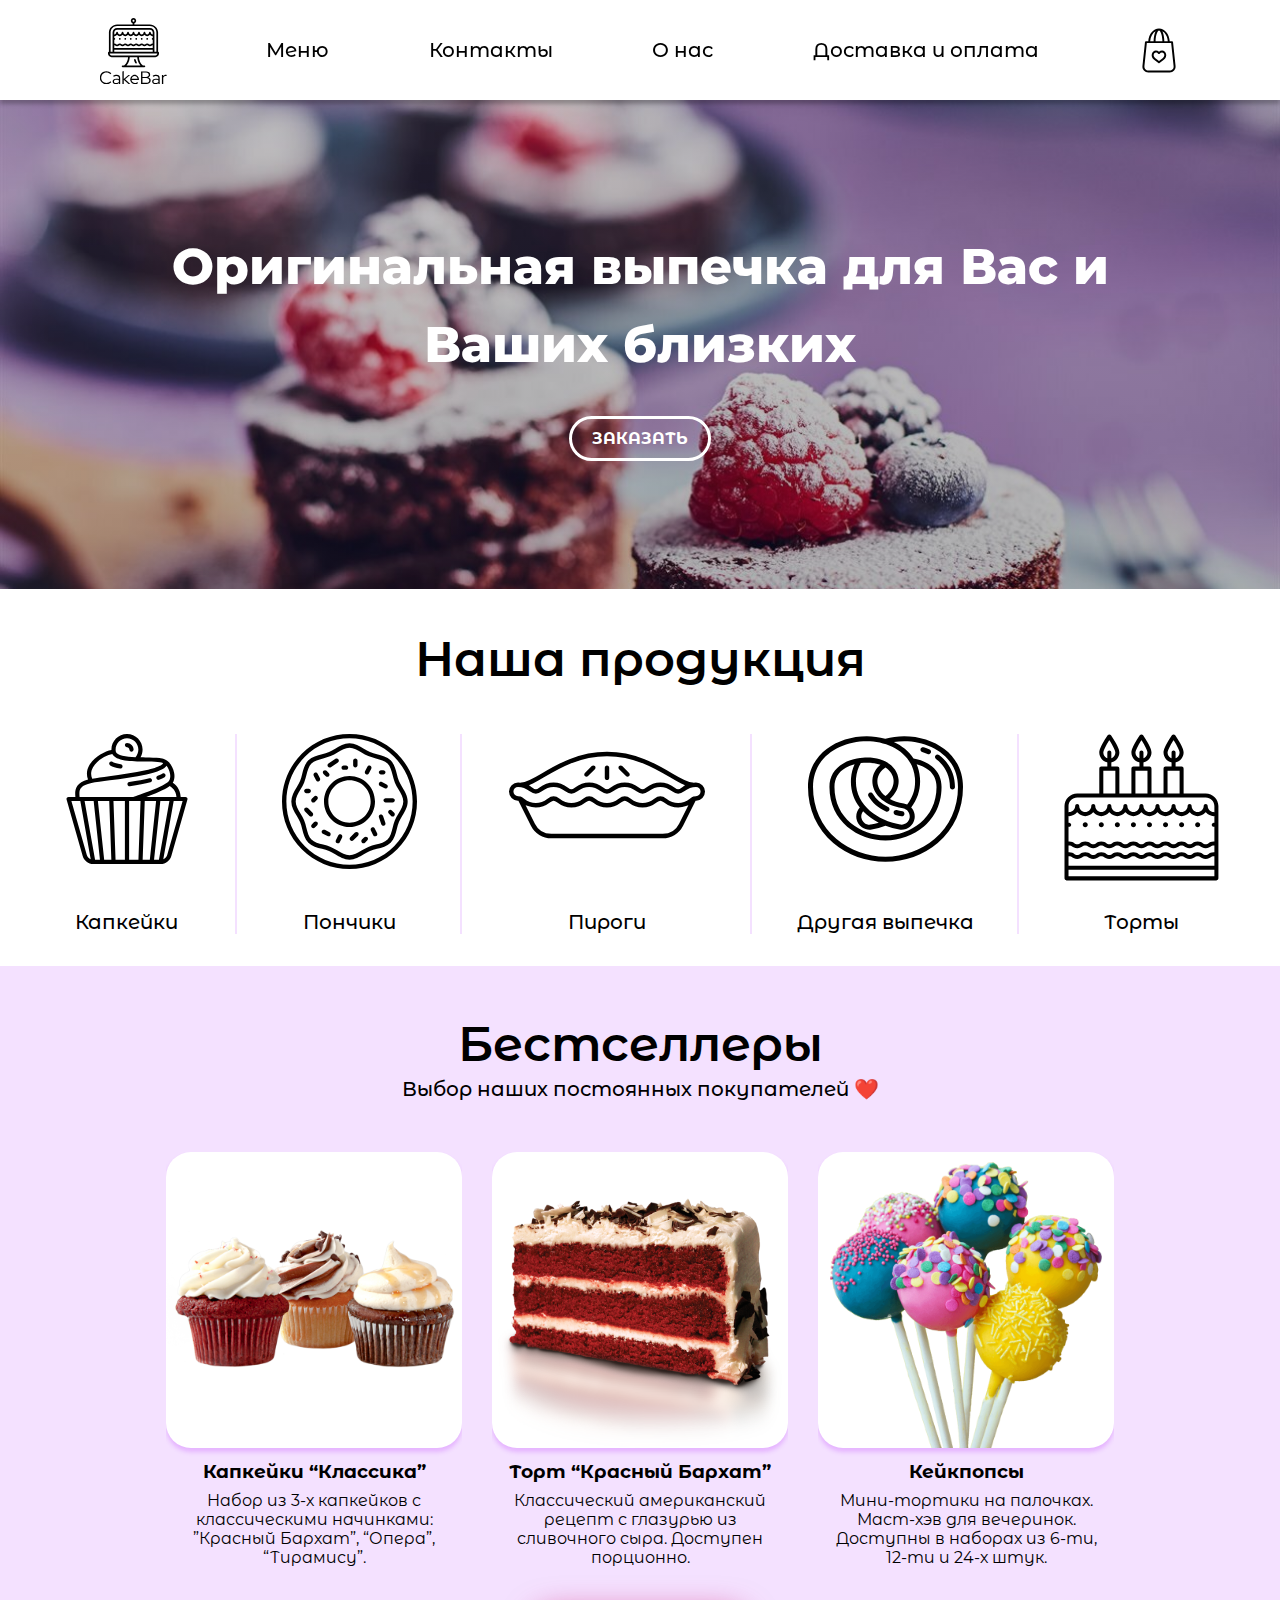
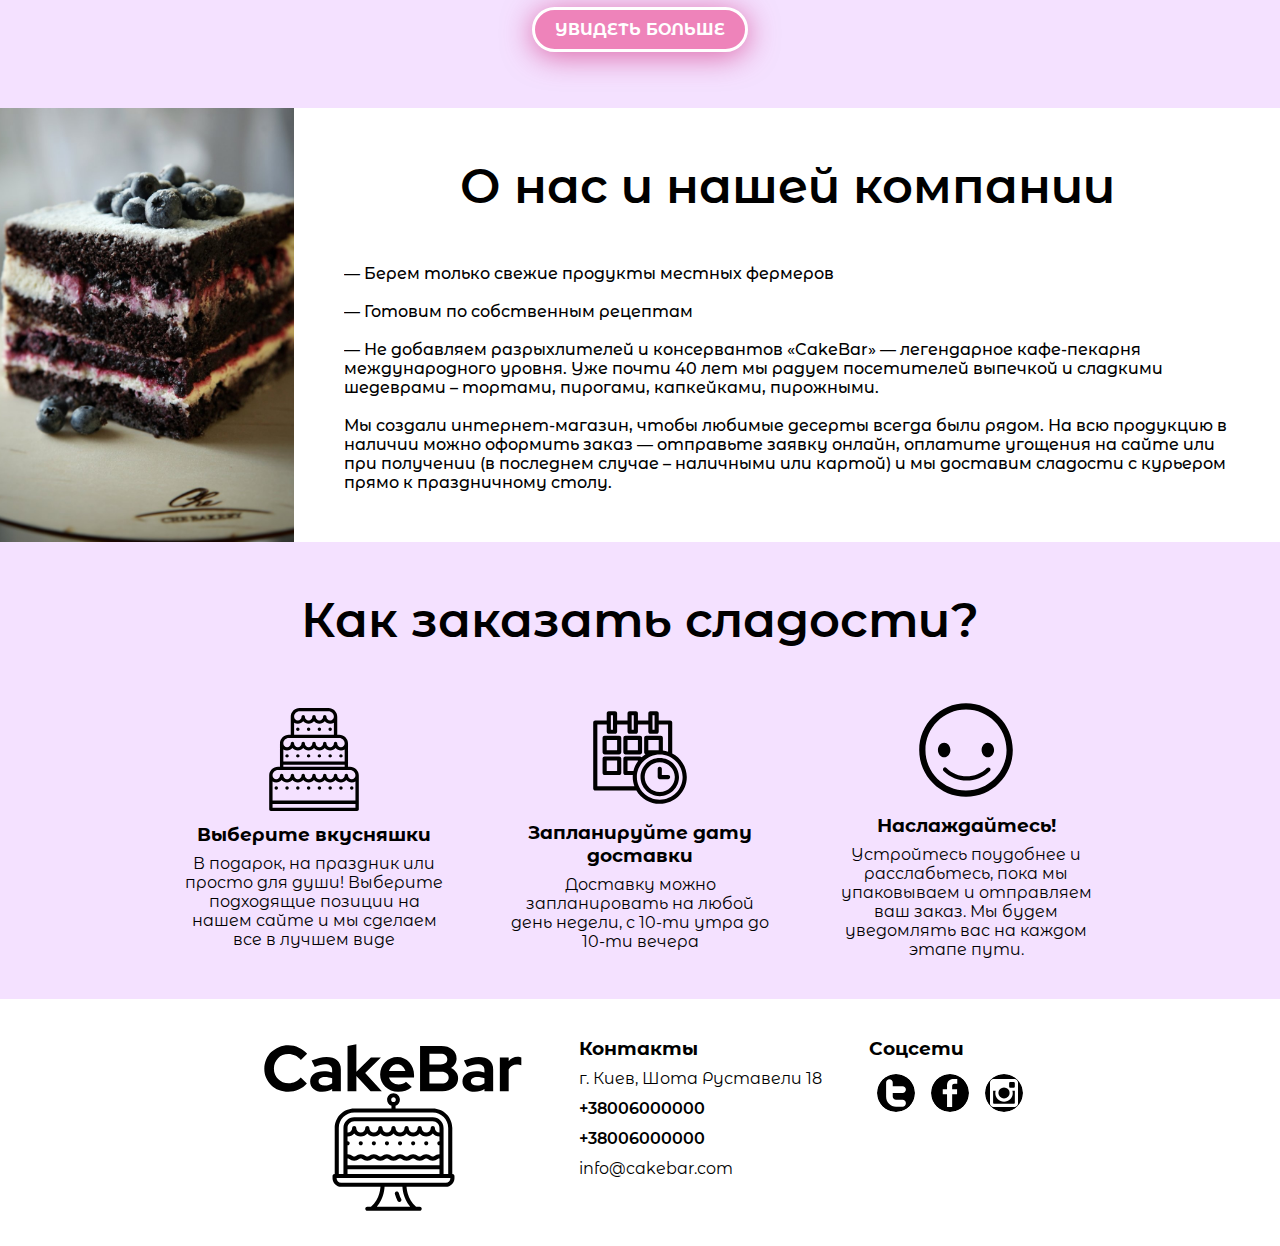
<file: index.html>
<!DOCTYPE html>
<html lang="ru">
  <head>
    <meta charset="utf-8" />
    <meta
      name="viewport"
      content="width=device-width, initial-scale=1, shrink-to-fit=no"
    />
    <title>Главная - Пекарня CakeBar</title>
    <link rel="stylesheet" href="sass/styles.css" type="text/css" />
    <link rel="icon" href="assets/favicon.svg" type="image/icon" />
    <link rel="preconnect" href="https://fonts.gstatic.com" />
  </head>
  <body>
    <header class="header-container remove-overflow">
      <a
        href="index.html"
        class="img"
        style="
          background-image: url(assets/icons/logo-with-text.svg);
          width: 67px;
          height: 67px;
        "
      ></a>
      <div class="links-mobile hidden" id="links-mobile">
        <a class="link" href="index.html">Меню</a>
      <a class="link" href="">Контакты</a>
      <a class="link" href="about.html">О нас</a>
      <a class="link" href="order.html">Доставка и оплата</a>
    </div>
      <a class="link" href="index.html">Меню</a>
      <a class="link" href="">Контакты</a>
      <a class="link" href="about.html">О нас</a>
      <a class="link" href="order.html">Доставка и оплата</a>
      <div class="container" style="align-items: center;">
        <a
          href=""
          class="img"
          style="
            background-image: url(assets/icons/shopping-bag.svg);
            width: 42px;
            height: 49px;
          "
        ></a>
        <div class="img" id="burger-icon"></div>
      </div>
    </header>

    <section style="margin-bottom: 2rem">
      <div
        class="title-container img"
        style="
          background: linear-gradient(
              180deg,
              rgba(65, 61, 61, 0.3) 0%,
              rgba(0, 0, 0, 0.3) 100%
            ),
            url(assets/main/mini-chocolate-victoria-sponge-cakes.jpg);
          flex-direction: column;
          align-items: center;
          background-size: cover;
        "
      >
        <h1 class="title reduce-font-size">
          Оригинальная выпечка для Вас и Ваших близких
        </h1>
        <a class="button transparent white" style="margin-top: 2rem">ЗАКАЗАТЬ</a>
      </div>
      <h2 class="subtitle reduce-font-size" style="margin: 40px 30px 0 30px">Наша продукция</h2>
      <div class="menu-container">
        <div class="item-container">
          <a
            class="img"
            style="
              background-image: url(assets/icons/cupcake.svg);
              width: 130px;
              height: 130px;
            "
          ></a>
          <a class="link">Капкейки</a>
        </div>
        <div class="item-container">
          <a
            class="img"
            style="
              background-image: url(assets/icons/donut.svg);
              width: 135px;
              height: 135px;
            "
          ></a>
          <a class="link">Пончики</a>
        </div>
        <div class="item-container">
          <a
            class="img"
            style="
              background-image: url(assets/icons/pie.svg);
              width: 200px;
              height: 90px;
              margin-top: 1rem;
            "
          ></a>
          <a class="link">Пироги</a>
        </div>
        <div class="item-container">
          <a
            class="img"
            style="
              background-image: url(assets/icons/pretzel.svg);
              width: 155px;
              height: 130px;
            "
          ></a>
          <a class="link">Другая выпечка</a>
        </div>
        <div class="item-container">
          <a
            class="img"
            style="
              background-image: url(assets/icons/birthday-cake.svg);
              width: 155px;
              height: 147px;
            "
          ></a>
          <a class="link">Торты</a>
        </div>
      </div>
    </section>

    <section style="background-color: #f4e1ff">
      <div class="subtitle-container">
        <h2 class="subtitle reduce-font-size">Бестселлеры</h2>
        <p>Выбор наших постоянных покупателей ❤️</p>
      </div>
      <div
        class="container"
        style="flex-direction: column; align-items: center"
      >
        <div class="container" style="justify-content: center">
          <div class="card unborded">
            <div class="rounded-container square-container">
              <img
                src="assets/main/cupcake_classic.png"
                alt="Классические капкейки"
                class="card-img rounded-img img"
              />
            </div>
            <div class="description">
              <h3>Капкейки “Классика”</h3>
              <p class="reduce-font-size">
                Набор из 3-х капкейков с классическими начинками: ”Красный
                Бархат”, “Опера”, “Тирамису”.
              </p>
            </div>
          </div>
          <div class="card unborded">
            <div class="rounded-container square-container">
              <img
                src="assets/main/red_velvet.png"
                alt="Кусок торта “Красный Бархат”"
                class="card-img rounded-img img"
              />
            </div>
            <div class="description">
              <h3>Торт “Красный Бархат”</h3>
              <p class="reduce-font-size">
                Классический американский рецепт с глазурью из сливочного сыра.
                Доступен порционно.
              </p>
            </div>
          </div>
          <div class="card unborded">
            <div class="rounded-container square-container">
              <img
                src="assets/main/cupcake-lollipop.png"
                alt="Кейкпопсы"
                class="card-img rounded-img img"
              />
            </div>
            <div class="description">
              <h3>Кейкпопсы</h3>
              <p class="reduce-font-size">
                Мини-тортики на палочках. Маст-хэв для вечеринок. Доступны в
                наборах из 6-ти, 12-ти и 24-х штук.
              </p>
            </div>
          </div>
        </div>
        <a
          class="button"
          style="
            box-shadow: 0px 4px 30px rgba(203, 0, 97, 0.56);
            margin-bottom: 3.5rem;
          "
          >УВИДЕТЬ БОЛЬШЕ</a
        >
      </div>
    </section>

    <section>
      <div class="two-column-container with-title">
        <img
          src="assets/main/blueberry_cake.jpg"
          class="side-img img"
          style="object-fit: cover"
        />
        <div class="container" style="flex-direction: column">
          <h3 class="subtitle reduce-font-size" style="margin: 3rem 1rem">О нас и нашей компании</h3>
          <p style="font-weight: 500; font-size: 16px; margin-top: 0">
            — Берем только свежие продукты местных фермеров
            </br></br>— Готовим по собственным рецептам
            </br></br>— Не добавляем разрыхлителей и консервантов «CakeBar»
            — легендарное кафе-пекарня международного уровня. Уже почти
            40 лет мы радуем посетителей выпечкой и сладкими шедеврами – тортами,
            пирогами, капкейками, пирожными. 
            </br></br>Мы создали интернет-магазин, чтобы
            любимые десерты всегда были рядом. На всю продукцию в наличии можно
            оформить заказ — отправьте заявку онлайн, оплатите угощения на сайте
            или при получении (в последнем случае – наличными или картой) и мы
            доставим сладости с курьером прямо к праздничному столу.
          </p>
        </div>
      </div>
    </section>

    <section style="background-color: #f4e1ff">
      <div class="subtitle-container">
        <h2 class="subtitle reduce-font-size">Как заказать сладости?</h2>
      </div>
      <div class="adaptive-flex-left container" style="justify-content: center; align-items: center;">
        <div class="card unborded">
          <div class="square-container icon">
            <img
              src="assets/icons/wedding-cake.svg"
              alt="Иконка торта"
              class="img"
            />
          </div>
          <div class="description">
            <h3>Выберите вкусняшки</h3>
            <p>
              В подарок, на праздник или просто для души! Выберите подходящие
              позиции на нашем сайте и мы сделаем все в лучшем виде
            </p>
          </div>
        </div>
        <div class="card unborded">
          <div class="square-container icon">
            <img
              src="assets/icons/schedule.svg"
              alt="Иконка календаря"
              class="img"
            />
          </div>
          <div class="description">
            <h3>Запланируйте дату доставки</h3>
            <p>
              Доставку можно запланировать на любой день недели, с 10-ти утра до 10-ти вечера
            </p>
          </div>
        </div>
        <div class="card unborded">
          <div class="square-container icon">
            <img
              src="assets/icons/smile.svg"
              alt="Смайл"
              class="img"
            />
          </div>
          <div class="description">
            <h3>Наслаждайтесь!</h3>
            <p>
              Устройтесь поудобнее и расслабьтесь, пока мы упаковываем и
              отправляем ваш заказ. Мы будем уведомлять вас на каждом этапе пути.
            </p>
          </div>
        </div>
      </div>
    </section>

    <footer class="container">
      <a href="index.html" class="footer-logo img"></a>
      <div class="contacts reduce-font-size">
        <h3>Контакты</h3>
        <p>г. Киев, Шота Руставели 18</p>
        <p><span>+38006000000</span></p>
        <p><span>+38006000000</span></p>
        <p>info@cakebar.com</p>
      </div>
      <div>
        <h3>Соцсети</h3>
        <nav class="footer-socials container remove-overflow">
          <a
            href=""
            class="social img"
            style="background-image: url(assets/icons/twitter-logo.svg)"
          ></a>
          <a
            href=""
            class="social img"
            style="background-image: url(assets/icons/facebook-logo.svg)"
          ></a>
          <a
            href=""
            class="social img"
            style="
              background-image: url(assets/icons/instagram-social-network-logo-of-photo-camera.svg);
            "
          ></a>
        </nav>
      </div>
    </footer>
    <script src="./index.js"></script>
  </body>
</html>
</file>
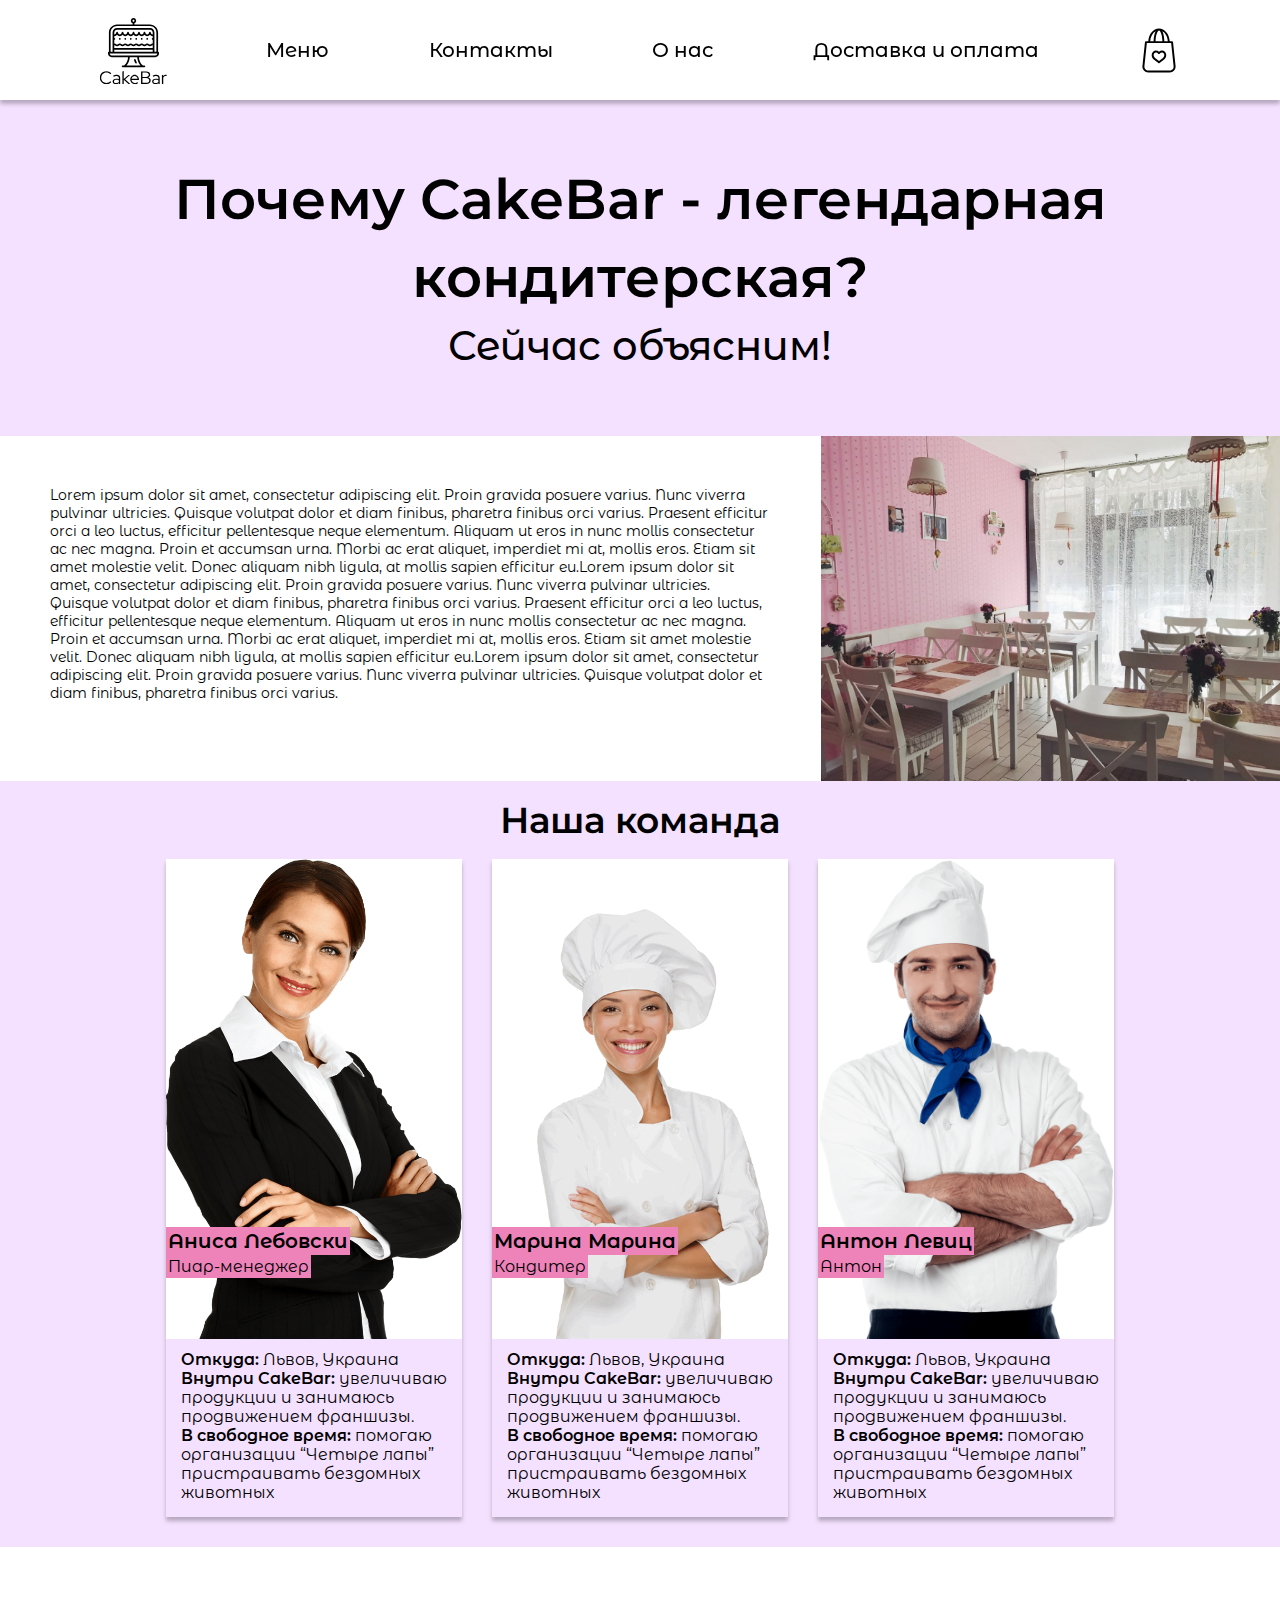
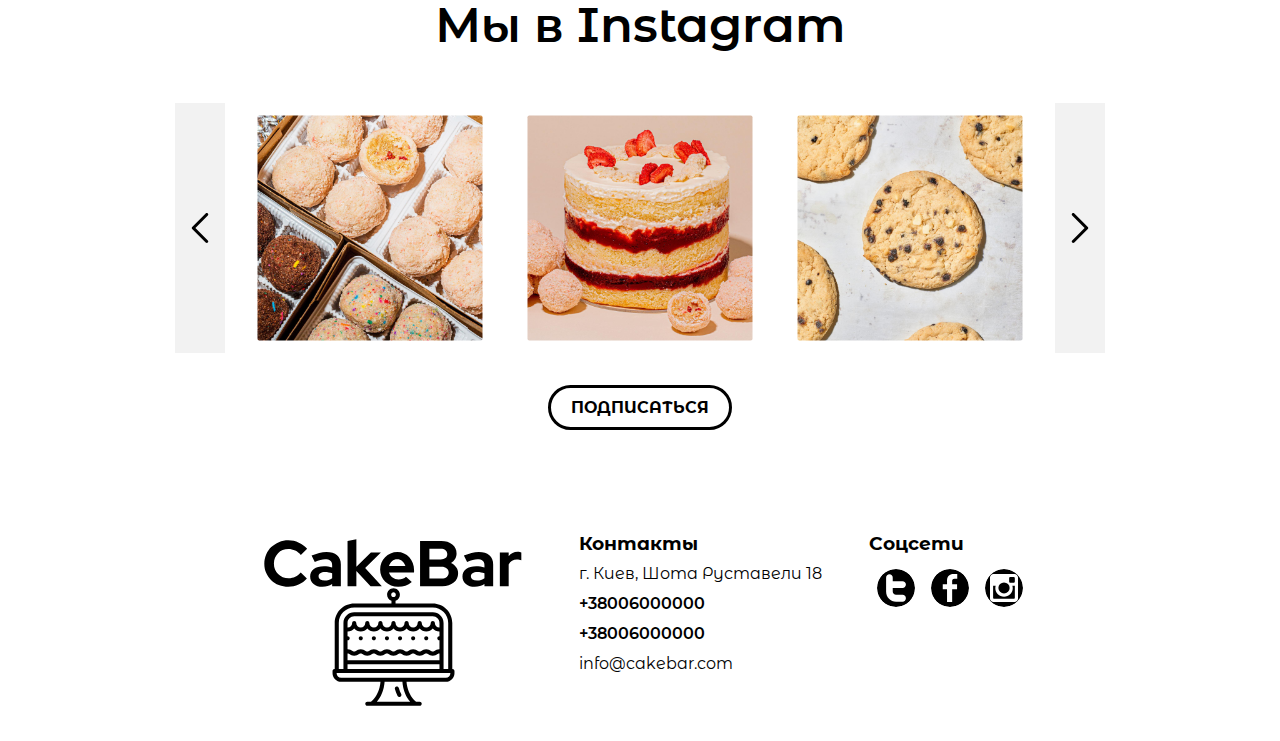
<file: about.html>
<!DOCTYPE html>
<html lang="ru">
  <head>
    <meta charset="utf-8" />
    <meta
      name="viewport"
      content="width=device-width, initial-scale=1, shrink-to-fit=no"
    />
    <title>Про нас - Пекарня CakeBar</title>
    <link rel="stylesheet" href="sass/styles.css" type="text/css" />
    <link rel="icon" href="assets/favicon.svg" type="image/icon" />
    <link rel="preconnect" href="https://fonts.gstatic.com" />
  </head>
  <body>
    <header class="header-container remove-overflow">
      <a
        href="index.html"
        class="img"
        style="
          background-image: url(assets/icons/logo-with-text.svg);
          width: 67px;
          height: 67px;
        "
      ></a>
      <div class="links-mobile hidden" id="links-mobile">
        <a class="link" href="index.html">Меню</a>
      <a class="link" href="">Контакты</a>
      <a class="link" href="about.html">О нас</a>
      <a class="link" href="order.html">Доставка и оплата</a>
    </div>
      <a class="link" href="index.html">Меню</a>
      <a class="link" href="">Контакты</a>
      <a class="link" href="about.html">О нас</a>
      <a class="link" href="order.html">Доставка и оплата</a>
      <div class="container" style="align-items: center;">
        <a
          href=""
          class="img"
          style="
            background-image: url(assets/icons/shopping-bag.svg);
            width: 42px;
            height: 49px;
          "
        ></a>
        <div class="img" id="burger-icon"></div>
      </div>
    </header>

    <section>
      <div class="slogan" style="background-color: #f4e1ff">
        <h1 class="title reduce-font-size">Почему CakeBar - легендарная кондитерская?</h1>
        <h3 class="subtitle reduce-font-size more">Сейчас объясним!</h3>
      </div>
      <div class="two-column-container">
        <p>
          Lorem ipsum dolor sit amet, consectetur adipiscing elit. Proin gravida
          posuere varius. Nunc viverra pulvinar ultricies. Quisque volutpat
          dolor et diam finibus, pharetra finibus orci varius. Praesent
          efficitur orci a leo luctus, efficitur pellentesque neque elementum.
          Aliquam ut eros in nunc mollis consectetur ac nec magna. Proin et
          accumsan urna. Morbi ac erat aliquet, imperdiet mi at, mollis eros.
          Etiam sit amet molestie velit. Donec aliquam nibh ligula, at mollis
          sapien efficitur eu.Lorem ipsum dolor sit amet, consectetur adipiscing
          elit. Proin gravida posuere varius. Nunc viverra pulvinar ultricies.
          Quisque volutpat dolor et diam finibus, pharetra finibus orci varius.
          Praesent efficitur orci a leo luctus, efficitur pellentesque neque
          elementum. Aliquam ut eros in nunc mollis consectetur ac nec magna.
          Proin et accumsan urna. Morbi ac erat aliquet, imperdiet mi at, mollis
          eros. Etiam sit amet molestie velit. Donec aliquam nibh ligula, at
          mollis sapien efficitur eu.Lorem ipsum dolor sit amet, consectetur
          adipiscing elit. Proin gravida posuere varius. Nunc viverra pulvinar
          ultricies. Quisque volutpat dolor et diam finibus, pharetra finibus
          orci varius.
        </p>
        <img
          src="assets/about/right-side-img.jpg"
          class="side-img img"
          style="object-fit: cover; width: 400vw"
        />
      </div>
      <div class="about-container" style="background-color: #f4e1ff">
        <h2 class="title">Наша команда</h2>
        <div class="card-container">
          <div class="card">
            <img class="card-img img" src="assets/about/anisa.png"/>
            <div class="name-on-img">
              <p><span class="bold">Аниса Лебовски</span></p>
              <p>Пиар-менеджер</p>
            </div>
            <div class="description">
              <p><span class="bold">Откуда:</span> Львов, Украина<br/>
                <span class="bold">Внутри CakeBar:</span>
                увеличиваю продукции и занимаюсь продвижением франшизы.<br/>
                <span class="bold">В свободное время:</span>
                помогаю организации “Четыре лапы” пристраивать бездомных животных
              </p>
            </div>
          </div>
        <div class="card">
          <img class="card-img img" src="assets/about/marina.png"/>
          <div class="name-on-img">
            <p><span class="bold">Марина Марина</span></p>
            <p>Кондитер</p>
          </div>
          <div class="description">
            <p><span class="bold">Откуда:</span> Львов, Украина<br/>
              <span class="bold">Внутри CakeBar:</span>
              увеличиваю продукции и занимаюсь продвижением франшизы.<br/>
              <span class="bold">В свободное время:</span>
              помогаю организации “Четыре лапы” пристраивать бездомных животных
            </p>
          </div>
        </div>
        <div class="card">
          <img class="card-img img" src="assets/about/anton.png"/>
          <div class="name-on-img">
            <p><span class="bold">Антон Левиц</span></p>
            <p>Антон</p>
          </div>
          <div class="description">
            <p><span class="bold">Откуда:</span> Львов, Украина<br/>
              <span class="bold">Внутри CakeBar:</span>
              увеличиваю продукции и занимаюсь продвижением франшизы.<br/>
              <span class="bold">В свободное время:</span>
              помогаю организации “Четыре лапы” пристраивать бездомных животных
            </p>
          </div>
        </div>
      </div>
    </section>

    <section class="about-container" style="margin-bottom: 4rem;">
      <div class="subtitle-container">
        <h2 class="subtitle">Мы в Instagram</h2>
      </div>
      <div class="slider-container">
        <a class="slider-arrow container">
          <img src="assets/icons/arrow.svg">
        </a>
        <a class="img" style="background-image: url(assets/about/slider_first.jpg);"></a>
        <a class="img" style="background-image: url(assets/about/slider_second.jpg);"></a>
        <a class="img" style="background-image: url(assets/about/slider_third.jpg);"></a>
        <a class="slider-arrow container right">
          <img src="assets/icons/arrow.svg">
        </a>
      </div>
      <a class="button transparent">ПОДПИСАТЬСЯ</a>
    </section>

    <footer class="container">
      <a href="index.html" class="footer-logo img"></a>
      <div class="contacts reduce-font-size">
        <h3>Контакты</h3>
        <p>г. Киев, Шота Руставели 18</p>
        <p><span>+38006000000</span></p>
        <p><span>+38006000000</span></p>
        <p>info@cakebar.com</p>
      </div>
      <div>
        <h3>Соцсети</h3>
        <nav class="footer-socials container remove-overflow">
          <a
            href=""
            class="social img"
            style="background-image: url(assets/icons/twitter-logo.svg)"
          ></a>
          <a
            href=""
            class="social img"
            style="background-image: url(assets/icons/facebook-logo.svg)"
          ></a>
          <a
            href=""
            class="social img"
            style="
              background-image: url(assets/icons/instagram-social-network-logo-of-photo-camera.svg);
            "
          ></a>
        </nav>
      </div>
    </footer>
    <script src="index.js"></script>
  </body>
</html>
</file>
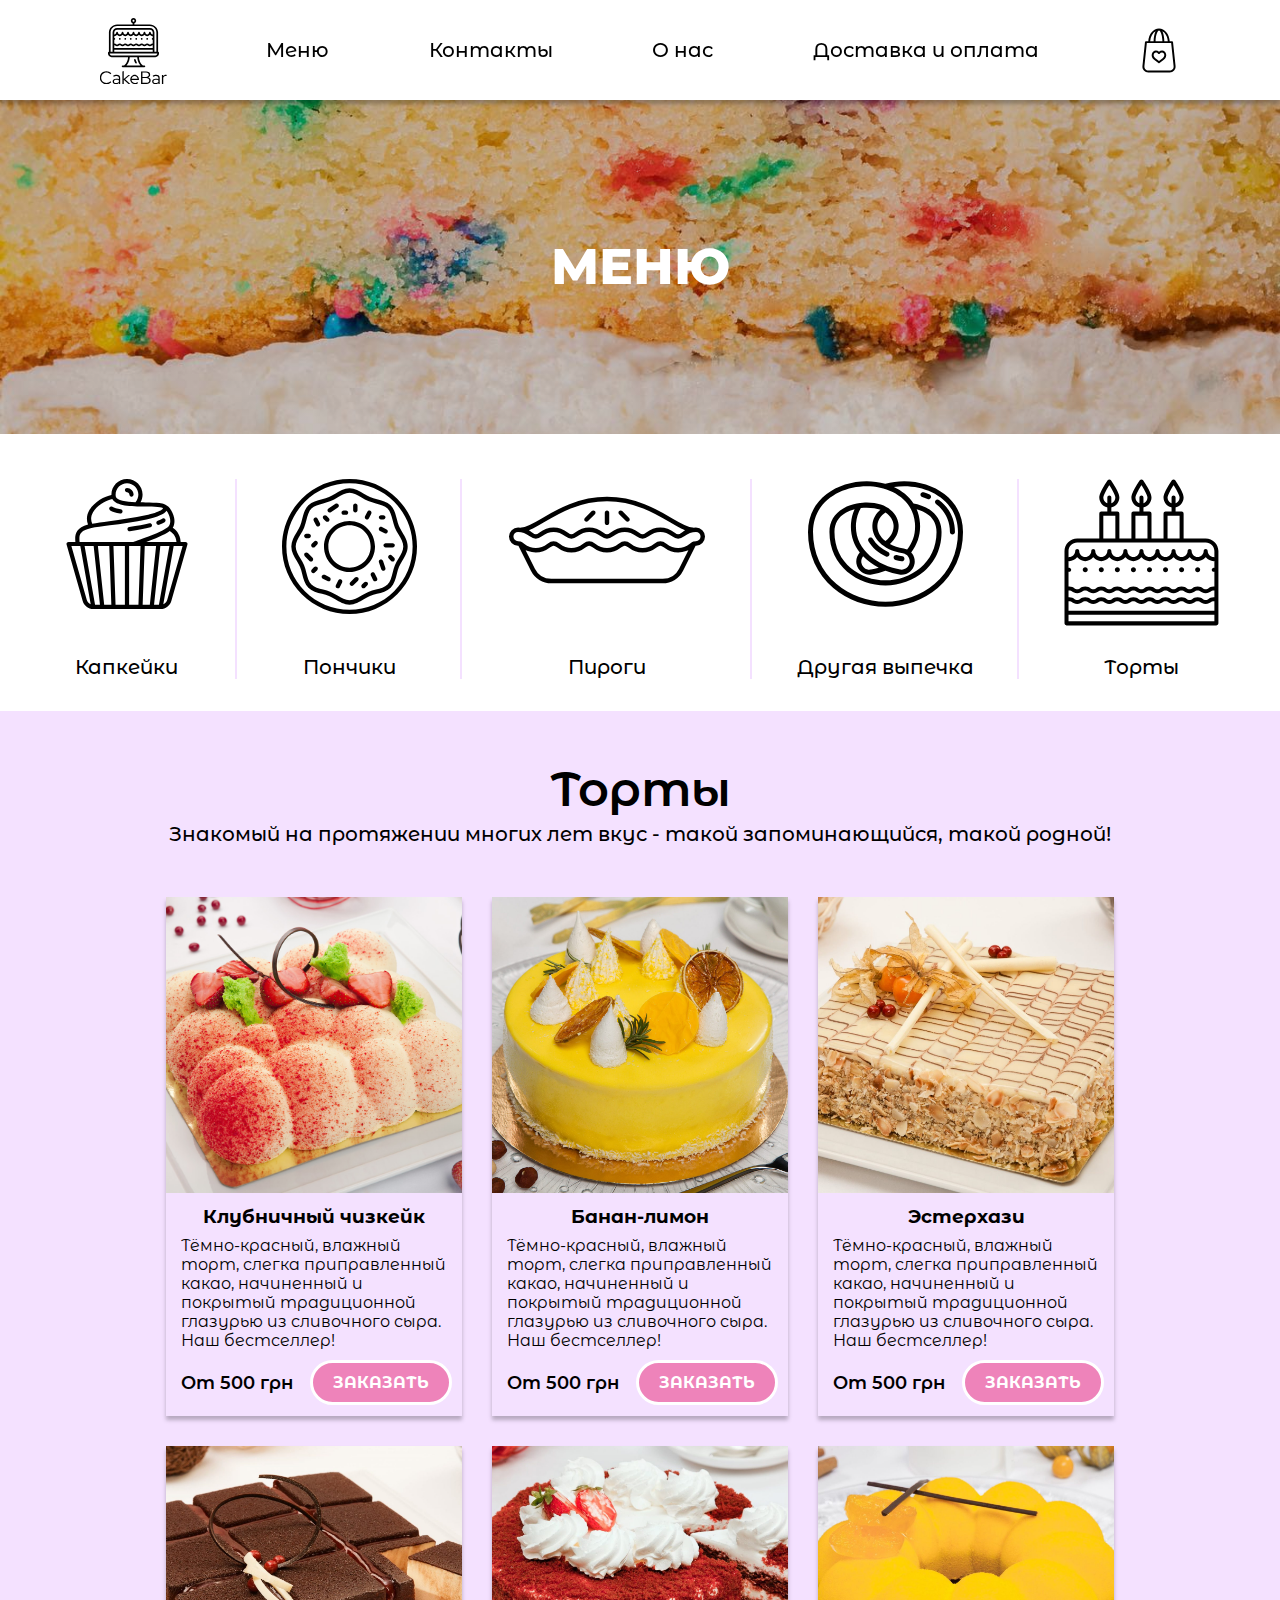
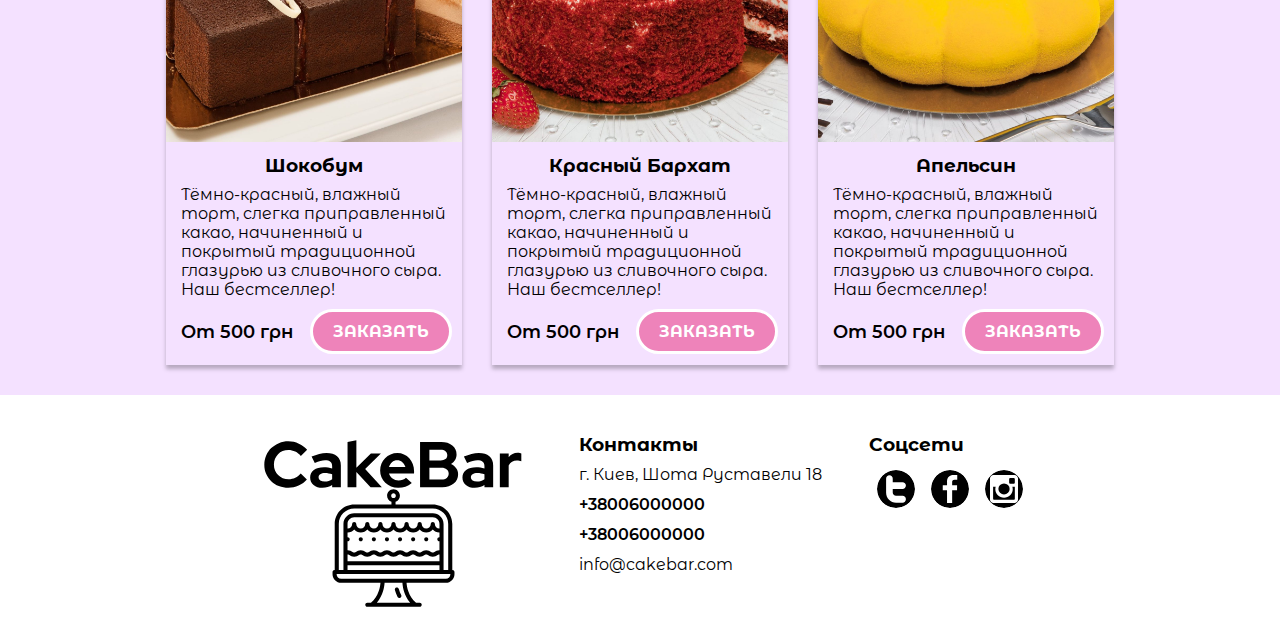
<file: order.html>
<!DOCTYPE html>
<html lang="ru">
  <head>
    <meta charset="utf-8" />
    <meta
      name="viewport"
      content="width=device-width, initial-scale=1, shrink-to-fit=no"
    />
    <title>Главная - Пекарня CakeBar</title>
    <link rel="stylesheet" href="sass/styles.css" type="text/css" />
    <link rel="icon" href="assets/favicon.svg" type="image/icon" />
    <link rel="preconnect" href="https://fonts.gstatic.com" />
  </head>
  <body>
    <header class="header-container remove-overflow">
      <a
        href="index.html"
        class="img"
        style="
          background-image: url(assets/icons/logo-with-text.svg);
          width: 67px;
          height: 67px;
        "
      ></a>
      <div class="links-mobile hidden" id="links-mobile">
        <a class="link" href="index.html">Меню</a>
        <a class="link" href="">Контакты</a>
        <a class="link" href="about.html">О нас</a>
        <a class="link" href="order.html">Доставка и оплата</a>
      </div>
      <a class="link" href="index.html">Меню</a>
      <a class="link" href="">Контакты</a>
      <a class="link" href="about.html">О нас</a>
      <a class="link" href="order.html">Доставка и оплата</a>
      <div class="container" style="align-items: center">
        <a
          href=""
          class="img"
          style="
            background-image: url(assets/icons/shopping-bag.svg);
            width: 42px;
            height: 49px;
          "
        ></a>
        <div class="img" id="burger-icon"></div>
      </div>
    </header>

    <section style="margin-bottom: 2rem">
      <div
        class="title-container img"
        style="
          background-image: linear-gradient(
              0deg,
              rgba(0, 0, 0, 0.2),
              rgba(0, 0, 0, 0.2)
            ),
            url(assets/container/title-background.jpg);
        "
      >
        <h1 class="title">МЕНЮ</h1>
      </div>
      <div class="menu-container">
        <div class="item-container">
          <a
            class="img"
            style="
              background-image: url(assets/icons/cupcake.svg);
              width: 130px;
              height: 130px;
            "
          ></a>
          <a class="link">Капкейки</a>
        </div>
        <div class="item-container">
          <a
            class="img"
            style="
              background-image: url(assets/icons/donut.svg);
              width: 135px;
              height: 135px;
            "
          ></a>
          <a class="link">Пончики</a>
        </div>
        <div class="item-container">
          <a
            class="img"
            style="
              background-image: url(assets/icons/pie.svg);
              width: 200px;
              height: 90px;
              margin-top: 1rem;
            "
          ></a>
          <a class="link">Пироги</a>
        </div>
        <div class="item-container">
          <a
            class="img"
            style="
              background-image: url(assets/icons/pretzel.svg);
              width: 155px;
              height: 130px;
            "
          ></a>
          <a class="link">Другая выпечка</a>
        </div>
        <div class="item-container">
          <a
            class="img"
            style="
              background-image: url(assets/icons/birthday-cake.svg);
              width: 155px;
              height: 147px;
            "
          ></a>
          <a class="link">Торты</a>
        </div>
      </div>
    </section>

    <section style="background-color: #f4e1ff">
      <div class="subtitle-container">
        <h2 class="subtitle">Торты</h2>
        <p>
          Знакомый на протяжении многих лет вкус - такой запоминающийся, такой
          родной!
        </p>
      </div>
      <div class="card-container adaptive-flex">
        <div class="card">
          <div class="square-container">
            <img
              src="assets/container/strawberry_cheesecake.jpg"
              alt="Клубничный чизкейк"
              class="img"
              style="object-fit: cover"
            />
          </div>
          <div class="description">
            <h3>Клубничный чизкейк</h3>
            <p>
              Тёмно-красный, влажный торт, слегка приправленный какао,
              начиненный и покрытый традиционной глазурью из сливочного сыра.
              Наш бестселлер!
            </p>
          </div>
          <div class="buy-container">
            <p class="price">От 500 грн</p>
            <a class="button">ЗАКАЗАТЬ</a>
          </div>
        </div>
        <div class="card">
          <div class="square-container">
            <img
              src="assets/container/banana_lemon_cake.jpg"
              alt="Банан-лимон"
              class="img"
              style="object-fit: cover"
            />
          </div>
          <div class="description">
            <h3>Банан-лимон</h3>
            <p>
              Тёмно-красный, влажный торт, слегка приправленный какао,
              начиненный и покрытый традиционной глазурью из сливочного сыра.
              Наш бестселлер!
            </p>
          </div>
          <div class="buy-container">
            <p class="price">От 500 грн</p>
            <a class="button">ЗАКАЗАТЬ</a>
          </div>
        </div>
        <div class="card">
          <div class="square-container">
            <img
              src="assets/container/esterhazy.jpg"
              alt="Эстерхази"
              class="img"
              style="object-fit: cover"
            />
          </div>
          <div class="description">
            <h3>Эстерхази</h3>
            <p>
              Тёмно-красный, влажный торт, слегка приправленный какао,
              начиненный и покрытый традиционной глазурью из сливочного сыра.
              Наш бестселлер!
            </p>
          </div>
          <div class="buy-container">
            <p class="price">От 500 грн</p>
            <a class="button">ЗАКАЗАТЬ</a>
          </div>
        </div>
        <div class="card">
          <div class="square-container">
            <img
              src="assets/container/chocoboom.jpg"
              alt="Шокобум"
              class="img"
              style="object-fit: cover"
            />
          </div>
          <div class="description">
            <h3>Шокобум</h3>
            <p>
              Тёмно-красный, влажный торт, слегка приправленный какао,
              начиненный и покрытый традиционной глазурью из сливочного сыра.
              Наш бестселлер!
            </p>
          </div>
          <div class="buy-container">
            <p class="price">От 500 грн</p>
            <a class="button">ЗАКАЗАТЬ</a>
          </div>
        </div>
        <div class="card">
          <div class="square-container">
            <img
              src="assets/container/red_velvet.jpg"
              alt="Красный Бархат"
              class="img"
              style="object-fit: cover"
            />
          </div>
          <div class="description">
            <h3>Красный Бархат</h3>
            <p>
              Тёмно-красный, влажный торт, слегка приправленный какао,
              начиненный и покрытый традиционной глазурью из сливочного сыра.
              Наш бестселлер!
            </p>
          </div>
          <div class="buy-container">
            <p class="price">От 500 грн</p>
            <a class="button">ЗАКАЗАТЬ</a>
          </div>
        </div>
        <div class="card">
          <div class="square-container">
            <img
              src="assets/container/orange.jpg"
              alt="Апельсин"
              class="img"
              style="object-fit: cover"
            />
          </div>
          <div class="description">
            <h3>Апельсин</h3>
            <p>
              Тёмно-красный, влажный торт, слегка приправленный какао,
              начиненный и покрытый традиционной глазурью из сливочного сыра.
              Наш бестселлер!
            </p>
          </div>
          <div class="buy-container">
            <p class="price">От 500 грн</p>
            <a class="button">ЗАКАЗАТЬ</a>
          </div>
        </div>
      </div>
    </section>

    <footer class="container">
      <a href="index.html" class="footer-logo img"></a>
      <div class="contacts reduce-font-size">
        <h3>Контакты</h3>
        <p>г. Киев, Шота Руставели 18</p>
        <p><span>+38006000000</span></p>
        <p><span>+38006000000</span></p>
        <p>info@cakebar.com</p>
      </div>
      <div>
        <h3>Соцсети</h3>
        <nav class="footer-socials container remove-overflow">
          <a
            href=""
            class="social img"
            style="background-image: url(assets/icons/twitter-logo.svg)"
          ></a>
          <a
            href=""
            class="social img"
            style="background-image: url(assets/icons/facebook-logo.svg)"
          ></a>
          <a
            href=""
            class="social img"
            style="
              background-image: url(assets/icons/instagram-social-network-logo-of-photo-camera.svg);
            "
          ></a>
        </nav>
      </div>
    </footer>
    <script src="index.js"></script>
  </body>
</html>
</file>
<file: sass/styles.css>
@import url("https://fonts.googleapis.com/css2?family=Montserrat:ital,wght@0,200;0,300;0,400;0,500;0,600;0,700;0,800;0,900;1,100;1,200;1,300;1,400;1,500;1,600;1,700;1,800;1,900&display=swap");
@import url("https://fonts.googleapis.com/css2?family=Montserrat+Alternates:ital,wght@0,100;0,200;0,300;0,400;0,500;0,600;0,700;0,800;0,900;1,100;1,200;1,300;1,400;1,500;1,600;1,700;1,800;1,900&display=swap");
* {
  overflow-x: hidden;
  margin: 0;
  padding: 0;
}

.remove-overflow {
  overflow-x: visible;
}

body {
  padding-top: 100px;
  -webkit-font-smoothing: antialiased;
  -moz-osx-font-smoothing: grayscale;
  -webkit-box-sizing: border-box;
          box-sizing: border-box;
  font-family: Montserrat Alternates, sans-serif;
  font-style: normal;
}

a {
  text-decoration: none;
  cursor: pointer;
  color: black;
}

a:hover {
  color: inherit;
}

header.header-container {
  display: -webkit-box;
  display: -ms-flexbox;
  display: flex;
  position: fixed;
  top: 0;
  -webkit-box-pack: space-evenly;
      -ms-flex-pack: space-evenly;
          justify-content: space-evenly;
  -webkit-box-align: center;
      -ms-flex-align: center;
          align-items: center;
  height: 100px;
  width: 100vw;
  background-color: white;
  z-index: 1;
  -webkit-box-shadow: 0px 4px 4px 0px rgba(0, 0, 0, 0.25);
          box-shadow: 0px 4px 4px 0px rgba(0, 0, 0, 0.25);
}

header.header-container #burger-icon {
  display: none;
  background-image: url(../assets/icons/burger_icon.svg);
  cursor: pointer;
  width: 40px;
  height: 40px;
}

header.header-container .link {
  position: relative;
  overflow: visible;
}

header.header-container .link:after {
  content: "";
  position: absolute;
  overflow-x: visible;
  left: 0;
  bottom: -7px;
  height: 4px;
  background-color: black;
  width: 0;
  border-radius: 2px;
  -webkit-transition: width 0.25s;
  transition: width 0.25s;
}

header.header-container .link:hover:after, header.header-container .link:focus:after, header.header-container .link:active:after {
  width: 100%;
}

.links-mobile {
  display: -webkit-box;
  display: -ms-flexbox;
  display: flex;
  position: absolute;
  -webkit-box-orient: vertical;
  -webkit-box-direction: normal;
      -ms-flex-direction: column;
          flex-direction: column;
  width: 100%;
  padding-bottom: 15px;
  background-color: white;
  top: 100%;
  left: 0;
  text-align: center;
  -webkit-transition-duration: 0.4s ease-in-out;
          transition-duration: 0.4s ease-in-out;
  -webkit-box-shadow: 0px 4px 4px 0px rgba(0, 0, 0, 0.4);
          box-shadow: 0px 4px 4px 0px rgba(0, 0, 0, 0.4);
  z-index: -1;
}

.links-mobile .link {
  font-size: 22px;
  line-height: 30px;
}

.links-mobile.hidden {
  top: -220px;
}

.link {
  font-weight: 500;
  font-size: 20px;
  line-height: 24px;
}

.title-container {
  padding: 10vw 0;
  -webkit-box-pack: center;
      -ms-flex-pack: center;
          justify-content: center;
  background-position: bottom;
}

.title-container .title {
  color: white;
  overflow: visible;
}

.title {
  font-family: Montserrat, sans-serif;
  font-weight: 800;
  font-size: 50px;
  line-height: 78px;
  text-align: center;
  margin: 0 5rem;
}

.img {
  display: block;
  background-repeat: no-repeat;
  background-size: cover;
  background-position: center;
}

[class*="container"] {
  display: -webkit-box;
  display: -ms-flexbox;
  display: flex;
}

.menu-container {
  -webkit-box-pack: center;
      -ms-flex-pack: center;
          justify-content: center;
  -ms-flex-wrap: wrap;
      flex-wrap: wrap;
}

.subtitle-container {
  -webkit-box-orient: vertical;
  -webkit-box-direction: normal;
      -ms-flex-direction: column;
          flex-direction: column;
  -webkit-box-align: center;
      -ms-flex-align: center;
          align-items: center;
  text-align: center;
  padding: 3rem;
}

.subtitle-container p {
  font-weight: 500;
  font-size: 20px;
  line-height: 30px;
  margin: 0 15px;
}

.subtitle {
  font-weight: 600;
  font-size: 48px;
  line-height: 60px;
  text-align: center;
}

.item-container {
  position: relative;
  height: 200px;
  -webkit-box-orient: vertical;
  -webkit-box-direction: normal;
      -ms-flex-direction: column;
          flex-direction: column;
  -webkit-box-align: center;
      -ms-flex-align: center;
          align-items: center;
  -webkit-box-pack: justify;
      -ms-flex-pack: justify;
          justify-content: space-between;
  margin: 45px 45px 0 45px;
  overflow: visible;
  -webkit-transition: -webkit-transform 0.2s ease-in-out;
  transition: -webkit-transform 0.2s ease-in-out;
  transition: transform 0.2s ease-in-out;
  transition: transform 0.2s ease-in-out, -webkit-transform 0.2s ease-in-out;
}

.item-container .link {
  margin-top: 25px;
}

.item-container a.img {
  -webkit-transition: -webkit-transform 0.2s ease-in-out;
  transition: -webkit-transform 0.2s ease-in-out;
  transition: transform 0.2s ease-in-out;
  transition: transform 0.2s ease-in-out, -webkit-transform 0.2s ease-in-out;
}

.item-container a.img:hover {
  -webkit-transform: scale(1.2);
          transform: scale(1.2);
}

@media only screen and (min-width: 1000px) and (max-width: 1240px) {
  .item-container:nth-child(4)::after {
    display: none;
  }
}

@media only screen and (min-width: 735px) and (max-width: 1000px) {
  .item-container:nth-child(3)::after {
    display: none;
  }
}

@media only screen and (min-width: 550px) and (max-width: 735px) {
  .item-container:nth-child(2)::after, .item-container:nth-child(4)::after {
    display: none;
  }
}

@media only screen and (min-width: 510px) and (max-width: 550px) {
  .item-container:nth-child(2)::after, .item-container:nth-child(3)::after {
    display: none;
  }
}

@media only screen and (max-width: 510px) {
  .item-container:nth-child(2)::after, .item-container:nth-child(3)::after, .item-container:nth-child(4)::after {
    display: none;
  }
}

.item-container::after {
  content: "";
  display: block;
  position: absolute;
  overflow-x: visible;
  top: 0;
  right: -45px;
  width: 2px;
  height: 200px;
  background-color: #f4e1ff;
}

@media only screen and (max-width: 445px) {
  .item-container::after {
    display: none;
  }
}

.item-container:last-of-type::after {
  display: none;
}

.card-container {
  -ms-flex-wrap: wrap;
      flex-wrap: wrap;
  -webkit-box-pack: center;
      -ms-flex-pack: center;
          justify-content: center;
}

a.button {
  padding: 10px 20px;
  color: white;
  border: 3px solid white;
  border-radius: 25px;
  background-color: #ee83ba;
  font-weight: bold;
  font-size: 16px;
  height: -webkit-fit-content;
  height: -moz-fit-content;
  height: fit-content;
  width: -webkit-fit-content;
  width: -moz-fit-content;
  width: fit-content;
  min-width: -webkit-fit-content;
  min-width: -moz-fit-content;
  min-width: fit-content;
  -webkit-transition: all 0.2s ease-in-out;
  transition: all 0.2s ease-in-out;
}

a.button:hover {
  background-color: #d35d9a;
}

a.button:active {
  background-color: #b33174;
}

a.button.transparent {
  color: black;
  border-color: black;
  background-color: rgba(0, 0, 0, 0);
}

a.button.transparent:hover {
  -webkit-filter: drop-shadow(0px 4px 4px rgba(0, 0, 0, 0.25));
          filter: drop-shadow(0px 4px 4px rgba(0, 0, 0, 0.25));
}

a.button.transparent:active {
  background-color: rgba(0, 0, 0, 0.05);
}

a.button.transparent.white {
  color: white;
  border-color: white;
}

a.button.transparent.white:hover {
  -webkit-filter: drop-shadow(0px 4px 4px rgba(255, 255, 255, 0.25));
          filter: drop-shadow(0px 4px 4px rgba(255, 255, 255, 0.25));
}

a.button.transparent.white:active {
  background-color: rgba(255, 255, 255, 0.25);
}

.card {
  display: -webkit-box;
  display: -ms-flexbox;
  display: flex;
  -ms-flex-wrap: wrap;
      flex-wrap: wrap;
  width: 23.125%;
  margin: 0 15px 30px 15px;
  -webkit-box-shadow: 0px 4px 4px rgba(0, 0, 0, 0.25);
          box-shadow: 0px 4px 4px rgba(0, 0, 0, 0.25);
}

@media screen and (max-width: 1030px) {
  .card {
    width: 40%;
  }
}

@media screen and (max-width: 600px) {
  .card {
    width: 80%;
  }
}

.card .description h3 {
  text-align: center;
  margin-top: 12px;
}

.card .description p {
  margin: 8px 15px 10px 15px;
}

.card .buy-container {
  width: 100%;
  -webkit-box-align: center;
      -ms-flex-align: center;
          align-items: center;
  -webkit-box-pack: justify;
      -ms-flex-pack: justify;
          justify-content: space-between;
  margin: 0 10px 11px 15px;
}

.card .buy-container p {
  font-weight: 600;
  font-size: 18px;
}

footer {
  padding: 35px 225px;
  -ms-flex-pack: distribute;
      justify-content: space-around;
  line-height: 30px;
}

footer div {
  min-width: 155px;
}

footer span {
  font-weight: 600;
}

.social {
  width: 38px;
  height: 38px;
  margin: 10px 8px 0 8px;
  border-radius: 25px;
  -webkit-transition: -webkit-transform 0.2s;
  transition: -webkit-transform 0.2s;
  transition: transform 0.2s;
  transition: transform 0.2s, -webkit-transform 0.2s;
}

.social:hover {
  -webkit-transform: scale(1.2);
          transform: scale(1.2);
}

.slogan {
  padding: 60px 0;
  text-align: center;
}

.slogan .title {
  font-weight: 600;
  font-size: 56px;
}

@media screen and (max-width: 1020px) {
  .slogan .title {
    font-size: 6vw !important;
    line-height: 9vw !important;
    margin: 0 50px;
  }
}

.slogan .subtitle {
  font-weight: 500;
  font-size: 40px;
}

.two-column-container p {
  font-size: 14px;
  margin: 50px;
}

.about-container {
  position: relative;
  -webkit-box-orient: vertical;
  -webkit-box-direction: normal;
      -ms-flex-direction: column;
          flex-direction: column;
  -webkit-box-align: center;
      -ms-flex-align: center;
          align-items: center;
  overflow: visible;
}

.about-container * {
  overflow-x: visible;
}

.about-container .title {
  text-align: center;
  font-weight: 600;
  font-size: 36px;
}

.about-container .card-img {
  height: 30rem;
  width: 100%;
  -o-object-fit: cover;
     object-fit: cover;
  -o-object-position: top;
     object-position: top;
  background-color: white;
}

.about-container .name-on-img {
  position: relative;
  top: -7rem;
}

.about-container .name-on-img p {
  width: -webkit-fit-content;
  width: -moz-fit-content;
  width: fit-content;
  padding: 2px;
  background-color: #ee83ba;
}

.about-container .name-on-img p span {
  font-size: 20px;
}

.about-container .description p {
  margin-bottom: 15px;
  margin-top: -40px;
}

.bold {
  font-weight: 600;
}

.slider-container {
  height: 250px;
  -webkit-box-pack: center;
      -ms-flex-pack: center;
          justify-content: center;
  margin-bottom: 2rem;
}

.slider-container .img,
.slider-container a.slider-arrow {
  margin: 0 10px;
}

.slider-container .img {
  width: 250px;
  height: 250px;
  -webkit-transition: 0.2s ease-in-out;
  transition: 0.2s ease-in-out;
  border-radius: 2px;
  -webkit-transform: scale(0.9);
          transform: scale(0.9);
}

.slider-container .img:hover {
  -webkit-transform: scale(1);
          transform: scale(1);
}

.slider-arrow {
  width: 50px;
  height: 100%;
  -webkit-box-align: center;
      -ms-flex-align: center;
          align-items: center;
  -webkit-box-pack: center;
      -ms-flex-pack: center;
          justify-content: center;
  background-color: rgba(0, 0, 0, 0.05);
  -webkit-transition: background-color 0.2s;
  transition: background-color 0.2s;
  -webkit-transition: -webkit-transform 0.15s ease-in-out;
  transition: -webkit-transform 0.15s ease-in-out;
  transition: transform 0.15s ease-in-out;
  transition: transform 0.15s ease-in-out, -webkit-transform 0.15s ease-in-out;
}

.slider-arrow:hover {
  background-color: rgba(0, 0, 0, 0.2);
}

.slider-arrow:active {
  -webkit-transform: scale(1.05);
          transform: scale(1.05);
}

.slider-arrow img {
  width: 30px;
  height: -webkit-fit-content;
  height: -moz-fit-content;
  height: fit-content;
}

.slider-arrow.right img {
  -webkit-transform: rotate(180deg);
          transform: rotate(180deg);
}

.rounded-container {
  border-radius: 25px;
  -webkit-box-pack: center;
      -ms-flex-pack: center;
          justify-content: center;
  -webkit-box-align: center;
      -ms-flex-align: center;
          align-items: center;
}

.card.unborded {
  -webkit-box-shadow: none;
          box-shadow: none;
  -webkit-box-pack: center;
      -ms-flex-pack: center;
          justify-content: center;
  text-align: center;
}

.card.unborded .rounded-container {
  background-color: white;
  -webkit-box-shadow: 0px 4px 4px rgba(188, 46, 255, 0.25);
          box-shadow: 0px 4px 4px rgba(188, 46, 255, 0.25);
}

.square-container {
  position: relative;
  width: 100%;
  height: 0;
  overflow: hidden;
  padding-top: 100%;
}

.square-container .img {
  position: absolute;
  width: 100%;
  vertical-align: top;
  top: 0;
  left: 0;
  height: 100%;
  -o-object-fit: contain;
     object-fit: contain;
}

.square-container.icon {
  width: 35%;
  padding-top: 35%;
}

.footer-logo {
  background-image: url(../assets/icons/logo-with-big-text.svg);
  width: 258px;
  height: 167px;
  min-width: 258px;
  margin: 10px 10px 0 15px;
}

@media only screen and (max-width: 620px) {
  .footer-logo {
    height: 90px;
    min-width: 140px;
  }
}

@media only screen and (max-width: 768px) {
  header {
    -webkit-box-pack: justify !important;
        -ms-flex-pack: justify !important;
            justify-content: space-between !important;
  }
  header .img {
    margin: 0 15px;
  }
  header > .link {
    display: none;
  }
  #burger-icon {
    display: block !important;
  }
  .side-img {
    display: none;
  }
  .adaptive-flex-left {
    -webkit-box-orient: vertical;
    -webkit-box-direction: normal;
        -ms-flex-direction: column;
            flex-direction: column;
  }
  .adaptive-flex-left .card {
    display: -webkit-box;
    display: -ms-flexbox;
    display: flex;
    -webkit-box-orient: horizontal;
    -webkit-box-direction: normal;
        -ms-flex-direction: row;
            flex-direction: row;
    -webkit-box-align: center;
        -ms-flex-align: center;
            align-items: center;
    justify-items: center;
    -ms-flex-wrap: nowrap;
        flex-wrap: nowrap;
    width: 85%;
  }
  .adaptive-flex-left .card .square-container.icon {
    width: 55%;
    padding-top: 30%;
  }
  .adaptive-flex-left .card .description {
    display: block;
  }
  .about-container .card {
    width: 40%;
  }
  .title-container .title {
    font-size: 9vw;
  }
}

@media only screen and (max-width: 510px) {
  .two-column-container .subtitle,
  .two-column-container p {
    margin: 1rem 2rem !important;
  }
  .square-container.icon {
    width: 55%;
    padding-top: 30%;
  }
  .footer-socials {
    display: -webkit-box;
    display: -ms-flexbox;
    display: flex;
    -webkit-box-orient: vertical;
    -webkit-box-direction: normal;
        -ms-flex-direction: column;
            flex-direction: column;
    -webkit-box-pack: center;
        -ms-flex-pack: center;
            justify-content: center;
  }
  .footer-socials .social {
    margin: 5px 1.5rem;
  }
  .about-container .card {
    width: 80%;
  }
  .subtitle-container {
    padding: 2rem;
  }
  .reduce-font-size {
    font-size: 10px;
  }
  .reduce-font-size.title {
    font-size: 10vw;
    line-height: 18vw;
  }
  .reduce-font-size.subtitle {
    font-size: 30px;
    line-height: 40px;
  }
  .reduce-font-size.subtitle.more {
    font-size: 14px;
    line-height: 20px;
  }
  .reduce-font-size.contacts {
    font-size: 14px;
    line-height: 28px;
  }
}

@media only screen and (max-width: 400px) {
  .square-container.icon {
    display: none;
  }
  footer {
    padding: 2rem;
  }
}

@media only screen and (max-width: 350px) {
  footer > .contacts {
    margin-left: 4rem;
  }
  .footer-logo {
    display: none;
  }
}
/*# sourceMappingURL=styles.css.map */
</file>
